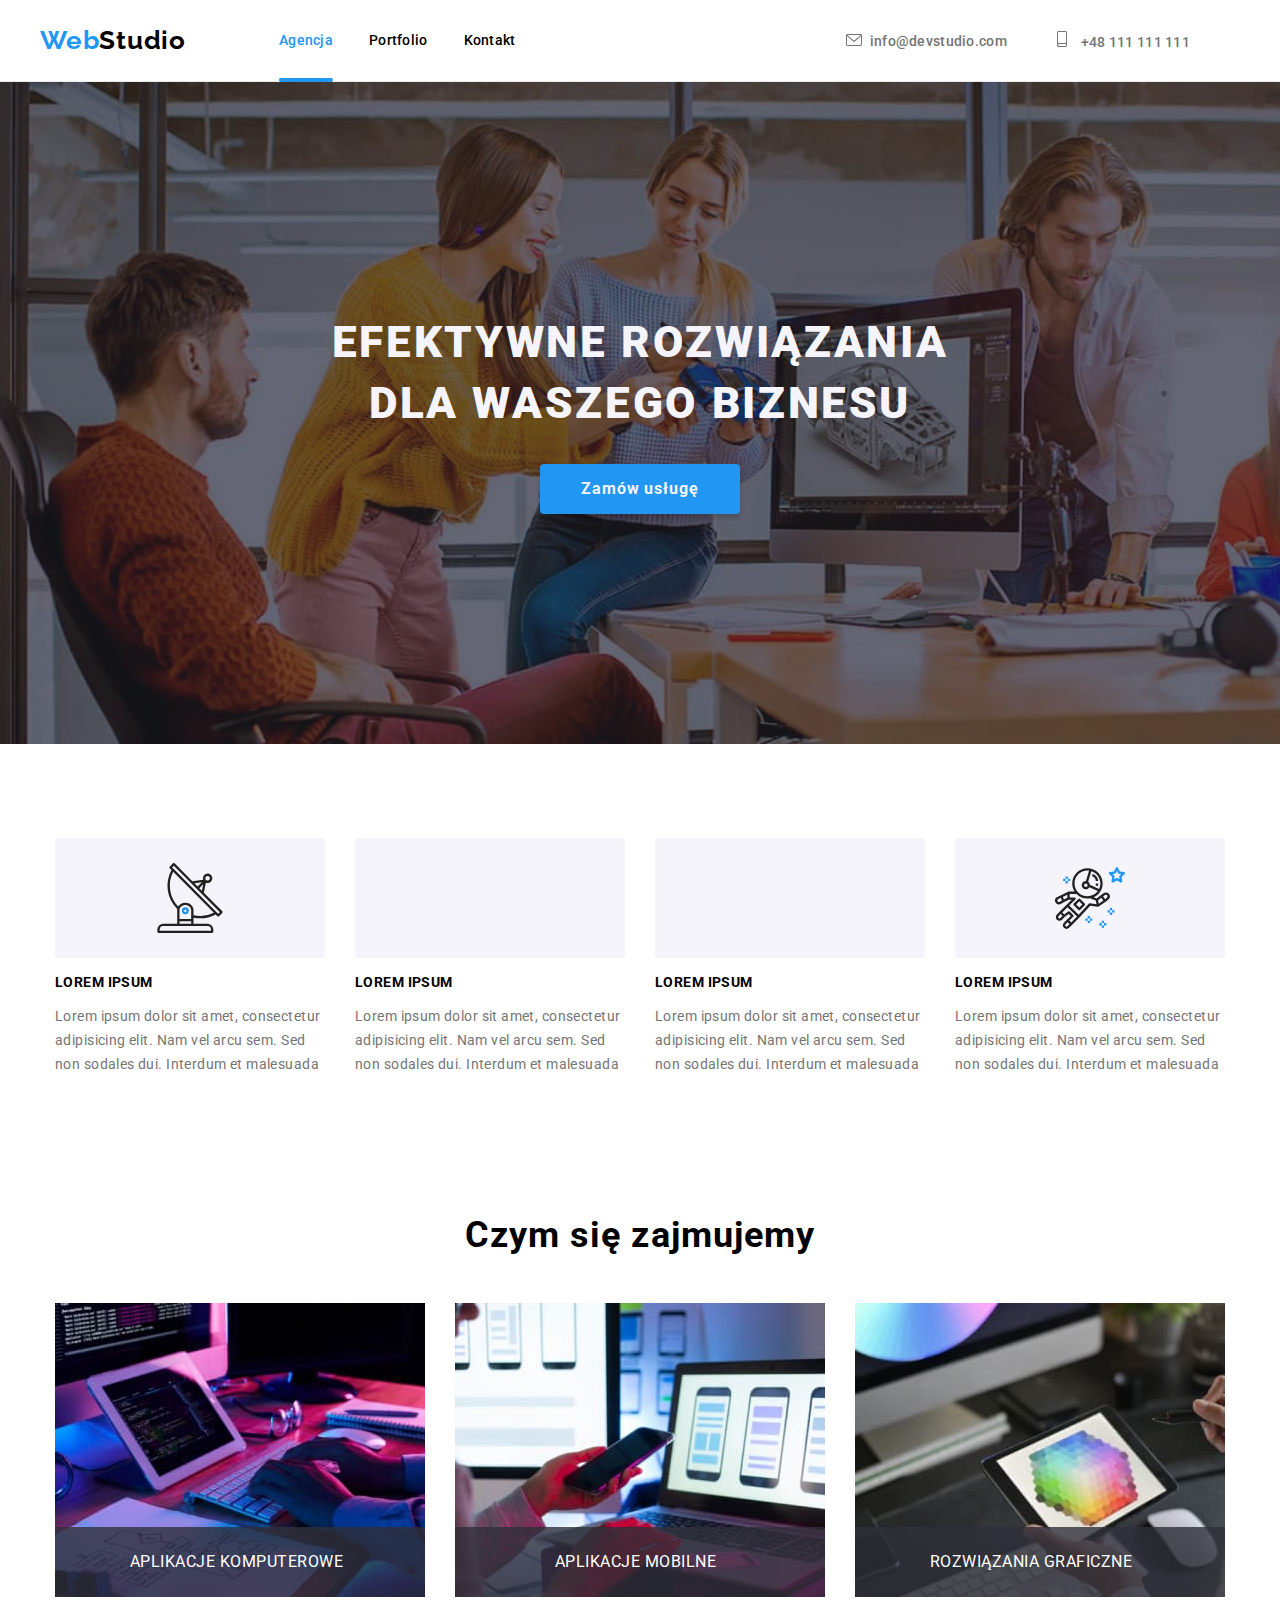
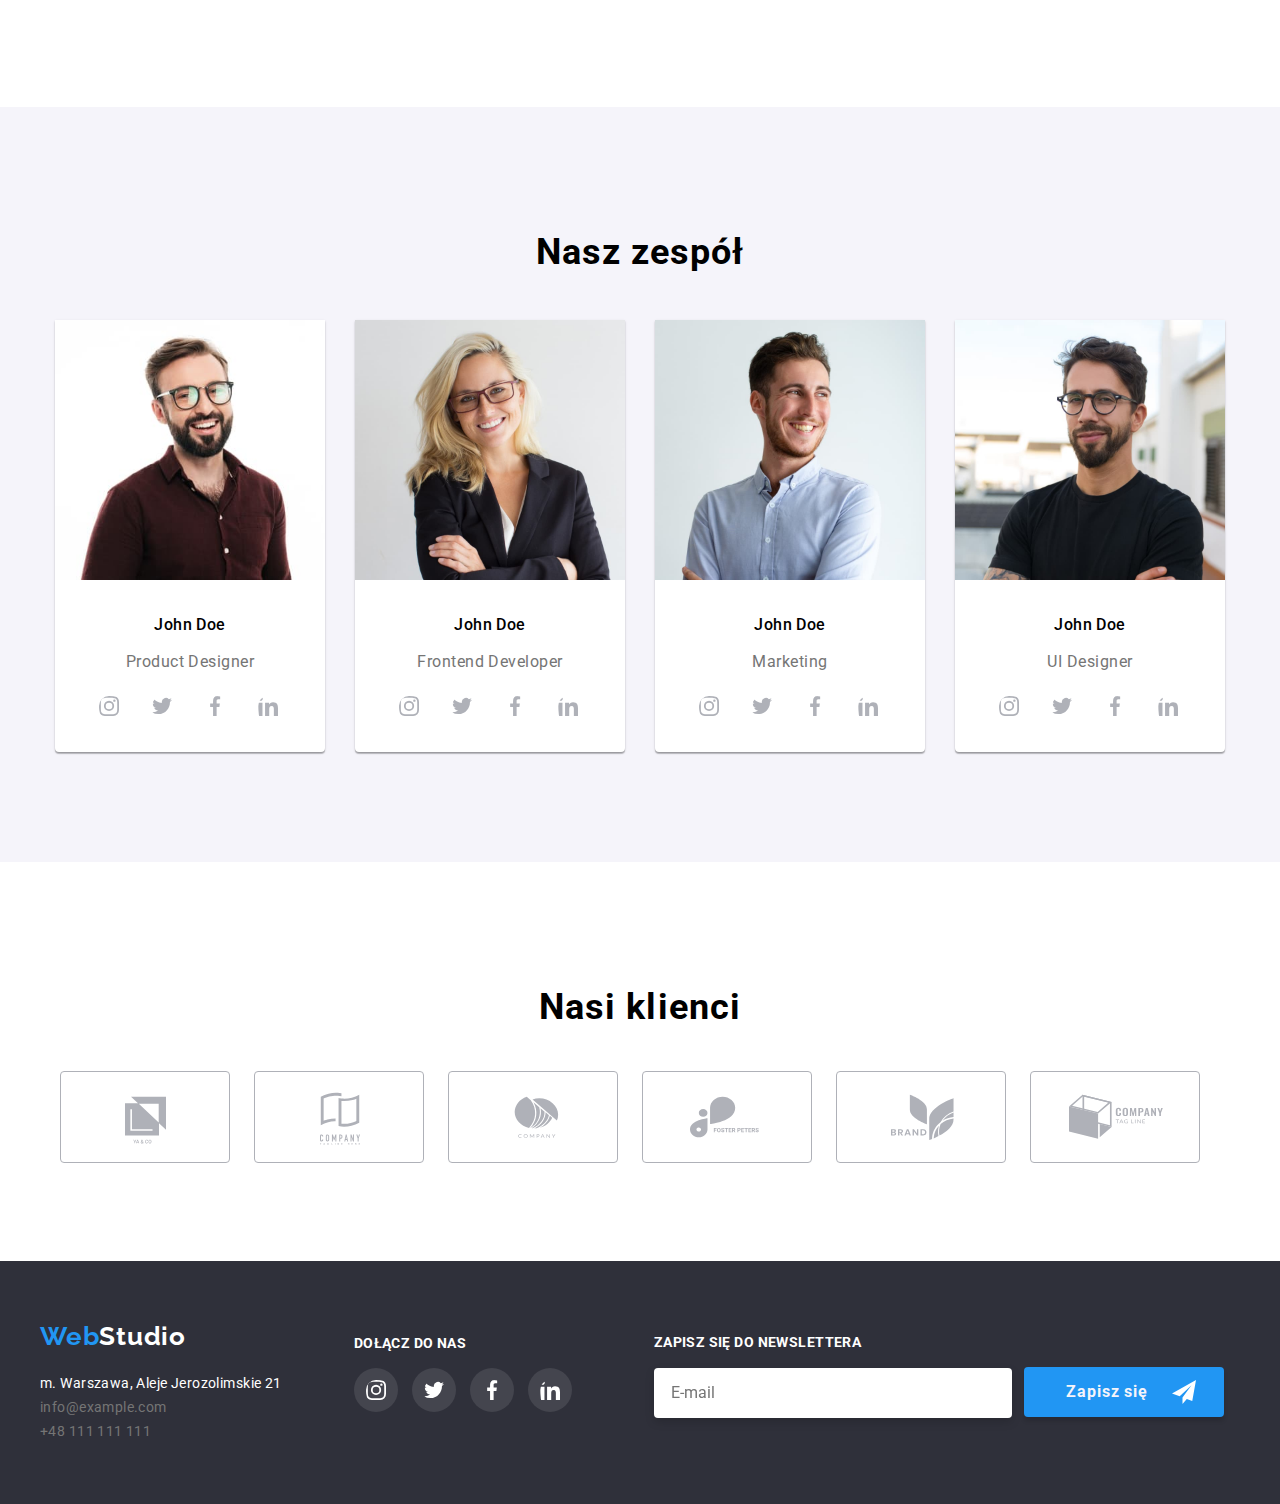
<file: index.html>
<!DOCTYPE html>
<html lang="pl">
<head>
    <meta charset="UTF-8">
    <meta http-equiv="X-UA-Compatible" content="IE=edge">
    <meta name="viewport" content="width=device-width, initial-scale=1.0">
    <title>Studio</title>
    <link rel="stylesheet" href="https://cdnjs.cloudflare.com/ajax/libs/modern-normalize/1.0.0/modern-normalize.min.css">
    <link rel="stylesheet" href="./css/styles.css">
    <link rel="preconnect" href="https://fonts.googleapis.com">
    <link rel="preconnect" href="https://fonts.gstatic.com" crossorigin> 
    <link href="https://fonts.googleapis.com/css2?family=Montserrat:wght@400;700&family=Raleway:wght@700&family=Roboto:wght@400;500;700;900&display=swap" rel="stylesheet">
</head>
<body>
    <header class="header-style">
        <div class="container-nav">
            <div class="container-nav-left">
                <a href="./index.html" class="link-studio section-header"><span class="web">Web</span><span class="studio-black">Studio</span></a>
                <nav class="navigation">
                    <a href="./index.html" class="link text-color-lightblue current-link">Agencja</a>
                    <a href="./portfolio.html" class="link">Portfolio</a>
                    <a href="#" class="link">Kontakt</a>
                </nav>
            </div>
            <div class="box-flex">
                <section class="icon-contact">
                    <svg width="20" height="12">
                        <use href="./images/icons.svg#envelope"></use>
                    </svg>
                    <a href="mailto:info@devstudio.com" class="link-second">info@devstudio.com</a>
                </section>
                <section class="icon-contact">
                    <svg width="20" height="16">
                        <use href="./images/icons.svg#smartphone"></use>
                    </svg>
                    <a href="tel:+48111111111" class="link-second">+48 111 111 111</a>
                </section>
            </div> 
        </div>
    </header>

    <main>
        <div class="darkgrey-bcg-color">
            <div class="background-img">
                <section class="section-main-heading">
                    <h1 class="main-heading">EFEKTYWNE ROZWIĄZANIA <br> DLA WASZEGO BIZNESU</h1>
                    <button type="button" class="btn" data-modal-open>Zamów usługę</button>
                </section>
            </div>
        </div>

        <div class="section">
            <section class="container box-flex">
                <article>
                    <svg width="270" height="120">
                        <use href="./images/icons.svg#antenna"></use>
                    </svg>
                    <h2 class="black-title-second">LOREM IPSUM</h2>
                    <p class="paragraph-style">
                        Lorem ipsum dolor sit amet, consectetur<br>
                        adipisicing elit. Nam vel arcu sem. Sed<br>
                        non sodales dui. Interdum et malesuada
                    </p>
                </article>

                <article>
                    <svg width="270" height="120">
                        <use href="./images/icons.svg#clock"></use>
                    </svg>
                    <h2 class="black-title-second">LOREM IPSUM</h2>
                    <p class="paragraph-style">
                        Lorem ipsum dolor sit amet, consectetur<br>
                        adipisicing elit. Nam vel arcu sem. Sed<br>
                        non sodales dui. Interdum et malesuada
                    </p>
                </article> 

                <article>
                    <svg width="270" height="120">
                        <use href="./images/icons.svg#diagram"></use>
                    </svg>
                    <h2 class="black-title-second">LOREM IPSUM</h2>
                    <p class="paragraph-style">
                        Lorem ipsum dolor sit amet, consectetur<br>
                        adipisicing elit. Nam vel arcu sem. Sed<br>
                        non sodales dui. Interdum et malesuada
                    </p>
                </article>

                <article>
                    <svg width="270" height="120">
                        <use href="./images/icons.svg#astronaut"></use>
                    </svg>
                    <h2 class="black-title-second">LOREM IPSUM</h2>
                    <p class="paragraph-style">
                        Lorem ipsum dolor sit amet, consectetur<br>
                        adipisicing elit. Nam vel arcu sem. Sed<br>
                        non sodales dui. Interdum et malesuada
                    </p>
                </article>
            </section>
        </div>

        <div class="section-second">
            <section class="container">
                <h2 class="black-title">Czym się zajmujemy</h2>
                <article class="box-flex-section-second">
                    <figure class="figure-style-third">
                        <img src="./images/img1.jpg" alt="kodowanie" width="370" height="294" class="img-margin">
                        <figcaption class="describtion">APLIKACJE KOMPUTEROWE</figcaption>
                    </figure>
                    <figure class="figure-style-third">
                        <img src="./images/img2.jpg" alt="synchronizacja telefonu z laptopem" width="370" height="294" class="img-margin">
                        <figcaption class="describtion-second">APLIKACJE MOBILNE</figcaption>
                    </figure>
                    <figure class="figure-style-third">
                        <img src="./images/img3.jpg" alt="tworzenie designów na tablecie" width="370" height="294">
                        <figcaption class="describtion">ROZWIĄZANIA GRAFICZNE</figcaption>
                    </figure>
                </article>
            </section>
        </div>

        <div class="section-third">
            <section class="container">
                <h2 class="black-title">Nasz zespół</h2>
                <article class="box-flex">
                    <figure class="figure-style">
                        <img src="./images/img4.jpg" alt="John Doe - Product Designer" width="270" height="260">
                        <figcaption><span class="img-title">John Doe</span> <br> <span class="img-describtion">Product Designer</span></figcaption>
                        <svg class="icon-social-links margin-left" width="44" height="44">
                            <use href="./images/icons.svg#instagram"></use>
                        </svg>
                        <svg class="icon-social-links" width="44" height="44">
                            <use href="./images/icons.svg#twitter"></use>
                        </svg>
                        <svg class="icon-social-links" width="44" height="44">
                            <use href="./images/icons.svg#facebook"></use>
                        </svg>
                        <svg class="icon-social-links" width="44" height="44">
                            <use href="./images/icons.svg#linkedin"></use>
                        </svg>
                    </figure>
                    <figure class="figure-style">
                        <img src="./images/img5.jpg" alt="John Doe - Product Designer" width="270" height="260">
                        <figcaption><span class="img-title">John Doe</span> <br> <span class="img-describtion">Frontend Developer</span></figcaption>
                        <svg class="icon-social-links margin-left" width="44" height="44">
                            <use href="./images/icons.svg#instagram"></use>
                        </svg>
                        <svg class="icon-social-links" width="44" height="44">
                            <use href="./images/icons.svg#twitter"></use>
                        </svg>
                        <svg class="icon-social-links" width="44" height="44">
                            <use href="./images/icons.svg#facebook"></use>
                        </svg>
                        <svg class="icon-social-links" width="44" height="44">
                            <use href="./images/icons.svg#linkedin"></use>
                        </svg>
                    </figure>
                    <figure class="figure-style">
                        <img src="./images/img6.jpg" alt="John Doe - Product Designer" width="270" height="260">
                        <figcaption><span class="img-title">John Doe</span> <br> <span class="img-describtion">Marketing</span></figcaption>
                        <svg class="icon-social-links margin-left" width="44" height="44">
                            <use href="./images/icons.svg#instagram"></use>
                        </svg>
                        <svg class="icon-social-links" width="44" height="44">
                            <use href="./images/icons.svg#twitter"></use>
                        </svg>
                        <svg class="icon-social-links" width="44" height="44">
                            <use href="./images/icons.svg#facebook"></use>
                        </svg>
                        <svg class="icon-social-links" width="44" height="44">
                            <use href="./images/icons.svg#linkedin"></use>
                        </svg>
                    </figure>
                    <figure class="figure-style">
                        <img src="./images/img7.jpg" alt="John Doe - Product Designer" width="270" height="260">
                        <figcaption><span class="img-title">John Doe</span> <br> <span class="img-describtion">UI Designer</span></figcaption>
                        <svg class="icon-social-links margin-left" width="44" height="44">
                            <use href="./images/icons.svg#instagram"></use>
                        </svg>
                        <svg class="icon-social-links" width="44" height="44">
                            <use href="./images/icons.svg#twitter"></use>
                        </svg>
                        <svg class="icon-social-links" width="44" height="44">
                            <use href="./images/icons.svg#facebook"></use>
                        </svg>
                        <svg class="icon-social-links" width="44" height="44">
                            <use href="./images/icons.svg#linkedin"></use>
                        </svg>
                    </figure>
                </article>
            </section>
        </div>

        <div class="section-second">
            <section class="container">
                <h2 class="black-title">Nasi klienci</h2>
                <svg class="icon-company" width="170" height="92">
                    <use href="./images/icons.svg#company"></use>
                </svg>
                <svg class="icon-company" width="170" height="92">
                    <use href="./images/icons.svg#company1"></use>
                </svg>
                <svg class="icon-company" width="170" height="92">
                    <use href="./images/icons.svg#company2"></use>
                </svg>
                <svg class="icon-company" width="170" height="92">
                    <use href="./images/icons.svg#company3"></use>
                </svg>
                <svg class="icon-company" width="170" height="92">
                    <use href="./images/icons.svg#company4"></use>
                </svg>
                <svg class="icon-company" width="170" height="92">
                    <use href="./images/icons.svg#company5"></use>
                </svg>
            </section>
        </div>
    </main>

    <footer class="footer-style">
        <div class="section-footer">
            <div>
                <a href="./index.html" class="link-studio"><span class="web">Web</span><span class="studio-white">Studio</span></a>
                <address class="address-style">
                    <span class="street">m. Warszawa, Aleje Jerozolimskie 21</span>
                    <a href="mailto:info@example.com" class="link-third">info@example.com</a>
                    <a href="tel:+48111111111" class="link-third">+48 111 111 111</a>
                </address>
            </div>
            <section class="social-links">
                <p class="paragraph-style-social-links">DOŁĄCZ DO NAS</p>
                <svg class="icon-social-links-second" width="44" height="44">
                    <use href="./images/icons.svg#instagram"></use>
                </svg>
                <svg class="icon-social-links-second" width="44" height="44">
                    <use href="./images/icons.svg#twitter"></use>
                </svg>
                <svg class="icon-social-links-second" width="44" height="44">
                    <use href="./images/icons.svg#facebook"></use>
                </svg>
                <svg class="icon-social-links-second" width="44" height="44">
                    <use href="./images/icons.svg#linkedin"></use>
                </svg>
            </section>
            <div class="form-section">
                <form class="form-footer-section">
                    <label>
                        <span class="paragraph-style-social-links">ZAPISZ SIĘ DO NEWSLETTERA</span>
                        <input type="email" name="email" placeholder="E-mail" class="box-flex footer-input">
                    </label>
                    <div>
                        <button type="submit" class="btn-footer">Zapisz się 
                            <svg class="icon-send" width="24" height="24">
                                <use href="./images/icons.svg#icon-send"></use>
                            </svg>
                        </button>
                    </div>
                </form>
            </div>
        </div>
    </footer>

    <div class="backdrop is-hidden" data-modal>
        <div class="animate modal">
            <button type="button" class="close-btn" data-modal-close>X</button>
            <h3 class="modal-title">Zostaw swoje dane w formularzu poniżej</h3>
            <form class="modal-form">
                <label class="form-active">
                    <span class="modal-label">Imie</span>
                    <input type="text" name="name" class="modal-input">
                    <svg class="modal-icon-first" width="20" height="20">
                        <use href="./images/icons.svg#person-black"></use>
                    </svg>
                </label>
                <label class="form-active">
                    <span class="modal-label">Telefon</span>
                    <input type="text" name="phone-number" class="modal-input">
                    <svg class="modal-icon-second" width="20" height="25">
                        <use href="./images/icons.svg#phone-black"></use>
                    </svg>
                </label>
                <label class="form-active">
                    <span class="modal-label">Email</span>
                    <input type="email" name="email" class="modal-input">
                    <svg class="modal-icon-third" width="20" height="20">
                        <use href="./images/icons.svg#email"></use>
                    </svg>
                </label>
                
                <label class="form-active">
                    <span class="modal-label">Komentarz</span>
                    <textarea name="feedback" placeholder="Wprowadź tekst" class="modal-textarea"></textarea>
                </label>

                <label class="modal-box-flex">
                    <input type="checkbox" name="regulations" value="regulations" class="icon-checked">
                    <p class="statute">Oświadczam iż akceptuję <span class="statute-style">Regulamin</span> i <span class="statute-style">Politykę Prywatności</span></p>
                </label>

                <button type="submit" class="btn">Wyślij</button>
            </form>
        </div>
    </div>

    <script src="./modal.js"></script>
</body>
</html>
</file>
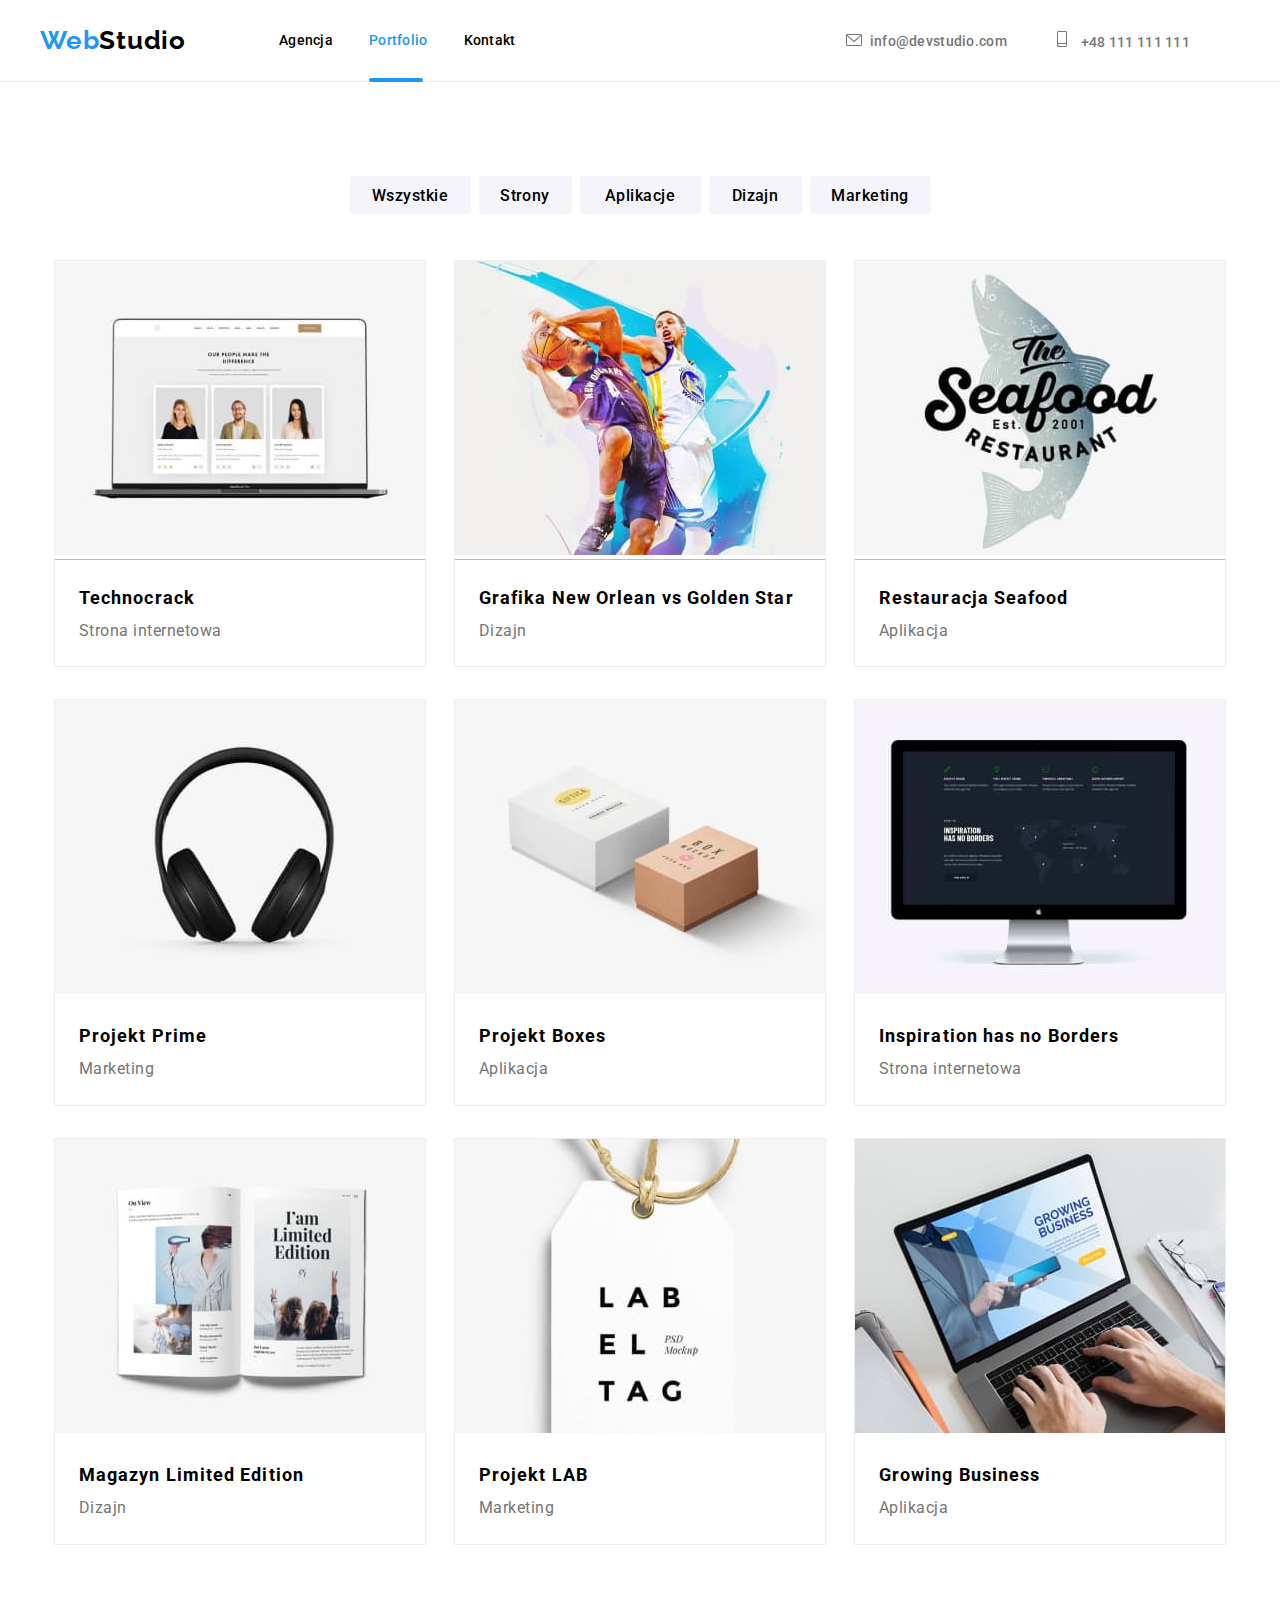
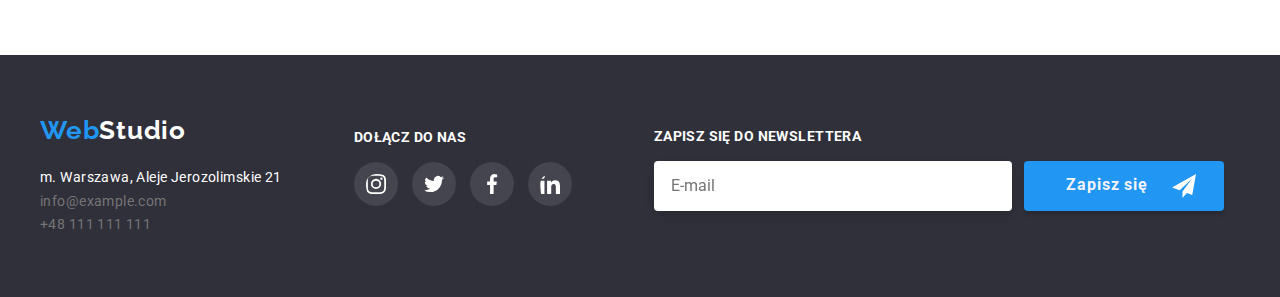
<file: portfolio.html>
<!DOCTYPE html>
<html lang="pl">
<head>
    <meta charset="UTF-8">
    <meta http-equiv="X-UA-Compatible" content="IE=edge">
    <meta name="viewport" content="width=device-width, initial-scale=1.0">
    <title>Portfolio</title>
    <link rel="stylesheet" href="https://cdnjs.cloudflare.com/ajax/libs/modern-normalize/1.0.0/modern-normalize.min.css">
    <link rel="stylesheet" href="./css/styles.css">
    <link rel="preconnect" href="https://fonts.googleapis.com">
    <link rel="preconnect" href="https://fonts.gstatic.com" crossorigin> 
    <link href="https://fonts.googleapis.com/css2?family=Montserrat:wght@400;700&family=Raleway:wght@700&family=Roboto:wght@400;500;700;900&display=swap" rel="stylesheet">
</head>
<body>
    <header class="header-style">
        <div class="container-nav">
            <div class="container-nav-left">
                <a href="./index.html" class="link-studio section-header"><span class="web">Web</span><span class="studio-black">Studio</span></a>
                <nav class="navigation">
                    <a href="./index.html" class="link">Agencja</a>
                    <a href="./portfolio.html" class="link text-color-lightblue current-link">Portfolio</a>
                    <a href="#" class="link">Kontakt</a>
                </nav>
            </div>
            <div class="box-flex">
                <section class="icon-contact">
                    <svg width="20" height="12">
                        <use href="./images/icons.svg#envelope"></use>
                    </svg>
                    <a href="mailto:info@devstudio.com" class="link-second">info@devstudio.com</a>
                </section>
                <section class="icon-contact">
                    <svg width="20" height="16">
                        <use href="./images/icons.svg#smartphone"></use>
                    </svg>
                    <a href="tel:+48111111111" class="link-second">+48 111 111 111</a>
                </section>
            </div>
        </div>
    </header>

    <main>
        <div class="box-flex">
            <nav class="container-nav-second">
                <button type="button" class="btn-second btn-margin">Wszystkie</button>
                <button type="button" class="btn-third btn-margin">Strony</button>
                <button type="button" class="btn-second btn-margin">Aplikacje</button>
                <button type="button" class="btn-third btn-margin">Dizajn</button>
                <button type="button" class="btn-second">Marketing</button>
            </nav>
        </div>

        <div class="section-fourth">
            <section class="images-mash">
                <figure class="figure-style-second">
                    <div class="overlay">
                        <div class="overlay-second">
                            <p>Technocrack jest popularną platformą wykorzystywaną do rozpowrzechniania koronawirusa. Firmy wykorzystują tę platformę do celów szpiegowskich i ataków na niezabezpieczone serwery konkurencji</p>
                        </div>
                        <img src="./images/img2-1.jpg" alt="Technocrack" width="370" height="294">
                    </div>
                    <figcaption><span class="img-title-second">Technocrack</span> <br> <span class="img-describtion-second">Strona internetowa</span></figcaption>
                </figure>
                <figure class="figure-style-second">
                    <div class="overlay">
                        <div class="overlay-second">
                            <p>Technocrack jest popularną platformą wykorzystywaną do rozpowrzechniania koronawirusa. Firmy wykorzystują tę platformę do celów szpiegowskich i ataków na niezabezpieczone serwery konkurencji</p>
                        </div>
                        <img src="./images/img2-2.jpg" alt="Grafika New Orlean vs Golden Star" width="370" height="294">
                    </div>
                    <figcaption><span class="img-title-second">Grafika New Orlean vs Golden Star</span> <br> <span class="img-describtion-second">Dizajn</span></figcaption>
                </figure>
                <figure class="figure-style-second">
                    <div class="overlay">
                        <div class="overlay-second">
                            <p>Technocrack jest popularną platformą wykorzystywaną do rozpowrzechniania koronawirusa. Firmy wykorzystują tę platformę do celów szpiegowskich i ataków na niezabezpieczone serwery konkurencji</p>
                        </div>
                        <img src="./images/img2-3.jpg" alt="Restauracja Seafood" width="370" height="294">
                    </div>
                    <figcaption><span class="img-title-second">Restauracja Seafood</span> <br> <span class="img-describtion-second">Aplikacja</span></figcaption>
                </figure>
                <figure class="figure-style-second">
                    <div class="overlay">
                        <div class="overlay-second">
                            <p>Technocrack jest popularną platformą wykorzystywaną do rozpowrzechniania koronawirusa. Firmy wykorzystują tę platformę do celów szpiegowskich i ataków na niezabezpieczone serwery konkurencji</p>
                        </div>
                        <img src="./images/img2-4.jpg" alt="Projekt Prime" width="370" height="294">
                    </div>
                    <figcaption><span class="img-title-second">Projekt Prime</span> <br> <span class="img-describtion-second">Marketing</span></figcaption>
                </figure>
                <figure class="figure-style-second">
                    <div class="overlay">
                        <div class="overlay-second">
                            <p>Technocrack jest popularną platformą wykorzystywaną do rozpowrzechniania koronawirusa. Firmy wykorzystują tę platformę do celów szpiegowskich i ataków na niezabezpieczone serwery konkurencji</p>
                        </div>
                        <img src="./images/img2-5.jpg" alt="Projekt Boxes" width="370" height="294">
                    </div>
                    <figcaption><span class="img-title-second">Projekt Boxes</span> <br> <span class="img-describtion-second">Aplikacja</span></figcaption>
                </figure>
                <figure class="figure-style-second">
                    <div class="overlay">
                        <div class="overlay-second">
                            <p>Technocrack jest popularną platformą wykorzystywaną do rozpowrzechniania koronawirusa. Firmy wykorzystują tę platformę do celów szpiegowskich i ataków na niezabezpieczone serwery konkurencji</p>
                        </div>
                        <img src="./images/img2-6.jpg" alt="Inspiration has no Borders" width="370" height="294">
                    </div>
                    <figcaption><span class="img-title-second">Inspiration has no Borders</span> <br> <span class="img-describtion-second">Strona internetowa</span></figcaption>
                </figure>
                <figure class="figure-style-second">
                    <div class="overlay">
                        <div class="overlay-second">
                            <p>Technocrack jest popularną platformą wykorzystywaną do rozpowrzechniania koronawirusa. Firmy wykorzystują tę platformę do celów szpiegowskich i ataków na niezabezpieczone serwery konkurencji</p>
                        </div>
                        <img src="./images/img2-7.jpg" alt="Magazyn Limited Edition" width="370" height="294">
                    </div>
                    <figcaption><span class="img-title-second">Magazyn Limited Edition</span> <br> <span class="img-describtion-second">Dizajn</span></figcaption>
                </figure>
                <figure class="figure-style-second">
                    <div class="overlay">
                        <div class="overlay-second">
                            <p>Technocrack jest popularną platformą wykorzystywaną do rozpowrzechniania koronawirusa. Firmy wykorzystują tę platformę do celów szpiegowskich i ataków na niezabezpieczone serwery konkurencji</p>
                        </div>
                        <img src="./images/img2-8.jpg" alt="Projekt LAB" width="370" height="294">
                    </div>
                    <figcaption><span class="img-title-second">Projekt LAB</span> <br> <span class="img-describtion-second">Marketing</span></figcaption>
                </figure>
                <figure class="figure-style-second">
                    <div class="overlay">
                        <div class="overlay-second">
                            <p>Technocrack jest popularną platformą wykorzystywaną do rozpowrzechniania koronawirusa. Firmy wykorzystują tę platformę do celów szpiegowskich i ataków na niezabezpieczone serwery konkurencji</p>
                        </div>
                        <img src="./images/img2-9.jpg" alt="Growing Business" width="370" height="294">
                    </div>
                    <figcaption><span class="img-title-second">Growing Business</span> <br> <span class="img-describtion-second">Aplikacja</span></figcaption>
                </figure>
            </section>
        </div>
    </main>

    <footer class="footer-style">
        <div class="section-footer">
            <div>
                <a href="./index.html" class="link-studio"><span class="web">Web</span><span class="studio-white">Studio</span></a>
                <address class="address-style">
                    <span class="street">m. Warszawa, Aleje Jerozolimskie 21</span>
                    <a href="mailto:info@example.com" class="link-third">info@example.com</a>
                    <a href="tel:+48111111111" class="link-third">+48 111 111 111</a>
                </address>
            </div>
            <section class="social-links">
                <p class="paragraph-style-social-links">DOŁĄCZ DO NAS</p>
                <svg class="icon-social-links-second" width="44" height="44">
                    <use href="./images/icons.svg#instagram"></use>
                </svg>
                <svg class="icon-social-links-second" width="44" height="44">
                    <use href="./images/icons.svg#twitter"></use>
                </svg>
                <svg class="icon-social-links-second" width="44" height="44">
                    <use href="./images/icons.svg#facebook"></use>
                </svg>
                <svg class="icon-social-links-second" width="44" height="44">
                    <use href="./images/icons.svg#linkedin"></use>
                </svg>
            </section>
            <div class="form-section">
                <form class="form-footer-section">
                    <label>
                        <span class="paragraph-style-social-links">ZAPISZ SIĘ DO NEWSLETTERA</span>
                        <input type="email" name="email" placeholder="E-mail" class="box-flex footer-input">
                    </label>
                    <div>
                        <button type="submit" class="btn-footer">Zapisz się 
                            <svg class="icon-send" width="24" height="24">
                                <use href="./images/icons.svg#icon-send"></use>
                            </svg>
                        </button>
                    </div>
                </form>
            </div>
        </div>
    </footer>
</body>
</html>
</file>
<file: css/styles.css>
*{
    box-sizing: border-box;
    margin-left: 0;
    margin-right: 0;
}

body{
    font-family: 'Roboto', 'Raleway', 'Montserrat', sans-serif;
    color: var(--text-color-main);
}

:root{
    --text-color-black: black;
    --text-color-main: #757575;
    --text-color-white: white;
    --background-color-darkgrey: #2F303A; 
    --background-color-lightgrey: #F5F4FA;
    --hover-color: #2196F3;
    --hover-second-color: #1586dd;
    --border-color-lightgrey: #ECECEC;
    --border-color-lightgrey-second: #EEEEEE;
    --border-color-transparent: transparent;
}

.box-flex{
    display: flex;
    justify-content: space-around;
    align-items: center;
}

.box-flex-section-second{
    display: flex;
    justify-content: center;
    align-items: center;
}

.container{
    width: 1200px;
}

.container-nav{
    display: flex;
    justify-content: space-between;
    align-items: center;
    width: 1200px;
}

.container-nav-second{
    display: flex;
    justify-content: center;
    align-items: center;
    width: 1200px;
}

.container-nav-left{
    display: flex;
    align-items: center;
}

.header-style{
    display: flex;
    justify-content: space-around;
    align-items: center;
    border-bottom: 1px solid var(--border-color-lightgrey);
    border-top: 1px solid var(--border-color-transparent);
    border-left: 1px solid var(--border-color-transparent);
    border-right: 1px solid var(--border-color-transparent);
    background-clip: border-box;
}

.footer-style{
    display: flex;
    justify-content: space-around;
    align-items: center;
    background-color: var(--background-color-darkgrey);
}

.web{
    color: var(--hover-color);
}

.studio-white{
    color: var(--text-color-white);
}

.studio-black{
    color: var(--text-color-black);
}

.address-style{
    display: flex;
    flex-direction: column;
    padding-top: 20px;
}

.street{
    color: var(--text-color-white);
    font-size: 14px;
    line-height: 1.7;
    font-style: normal;
    letter-spacing: 0.03em;
}

.section-header{
    padding-top: 24px;
    padding-bottom: 25px;
}

.section-footer{
    padding-top: 60px;
    padding-bottom: 60px;
    width: 1200px;
    display: inline-flex;
}

.section{
    display: flex;
    justify-content: space-around;
    align-items: center;
    padding-top: 94px;
}

.section-second{
    display: flex;
    justify-content: space-around;
    align-items: center;
    padding-top: 94px;
    padding-bottom: 94px;
}

.section-third{
    display: flex;
    justify-content: space-around;
    align-items: center;
    padding-top: 94px;
    padding-bottom: 94px;
    background-color: var(--background-color-lightgrey);
}

.section-fourth{
    display: flex;
    justify-content: space-around;
    align-items: center;
    padding-bottom: 94px;
}

.section-main-heading{
    padding-top: 200px;
    padding-bottom: 230px;
}

.darkgrey-bcg-color{
    background-color: var(--background-color-darkgrey);
}

.background-img{
    background-image: linear-gradient( 0deg, rgba(47, 48, 58, 0.4) 0%, rgba(47, 48, 58, 0.4) 100% ), url("../images/img4-1.jpg");
    background-size: cover;
    background-repeat: no-repeat;
    max-width: 1600px;
    margin: 0 auto;
}

.main-heading{
    font-size: 44px;
    font-weight: 900;
    line-height: 1.4;
    color: var(--background-color-lightgrey);
    text-align: center;
    letter-spacing: 0.06em;
    text-transform: uppercase;
}

.navigation{
    margin-left: 77px;
}

.link{
    display: inline-flex;
    color: var(--text-color-black);
    font-size: 14px;
    line-height: 1.4;
    font-weight: 500;
    text-decoration: none;
    letter-spacing: 0.02em;
    padding: 12px;
    margin: 0 4px;
    transition: 250ms;
    transition-timing-function: cubic-bezier(0.4, 0, 0.2, 1);
}

.current-link{
    position: relative;
}

.link:hover{
    color: var(--hover-color);
}

.link-second{
    color: var( --text-color-main);
    font-size: 14px;
    line-height: 1.1;
    font-weight: 500;
    text-decoration: none;
    letter-spacing: 0.02em;
    padding-right: 50px;
}

.link-third{
    color: var( --text-color-main);
    font-size: 14px;
    line-height: 1.7;
    text-decoration: none;
    font-style: normal;
    letter-spacing: 0.03em;
}

.link-studio{
    font-size: 26px;
    line-height: 1.2;
    font-weight: 700;
    text-decoration: none;
    letter-spacing: 0.03em;
    font-family: 'Raleway', sans-serif;
    letter-spacing: 0.03em;
}

.images-mash{
    width: 1200px;
    display: flex;
    justify-content: space-around;
    align-items: center;
    flex-wrap: wrap;
}

.btn{
    background-color: var(--hover-color);
    color: var(--background-color-lightgrey);
    font-size: 16px;
    font-weight: 700;
    line-height: 1.9;
    cursor: pointer;
    border: none;
    border-radius: 4px;
    align-items: center;
    text-align: center;
    letter-spacing: 0.06em;
    display: block;
    margin: 0 auto;
    width: 200px;
    height: 50px;
    box-shadow: 0px 4px 4px rgba(0, 0, 0, 0.15);
    transition: 250ms;
    transition-timing-function: cubic-bezier(0.4, 0, 0.2, 1);
}

.btn:hover{
    background-color: var(--hover-second-color);
}

.btn-second{
    background-color: var(--background-color-lightgrey);
    color: var(--text-color-black);
    font-size: 16px;
    line-height: 1.2;
    border: none;
    border-radius: 4px;
    font-weight: 500;
    cursor: pointer;
    text-align: center;
    letter-spacing: 0.03em;
    width: 121px;
    height: 38px;
    margin-top: 94px;
    margin-bottom: 30px;
}

.btn-third{
    background-color: var(--background-color-lightgrey);
    color: var(--text-color-black);
    font-size: 16px;
    line-height: 1.2;
    border: none;
    border-radius: 4px;
    font-weight: 500;
    cursor: pointer;
    text-align: center;
    letter-spacing: 0.03em;
    width: 93px;
    height: 38px;
    margin-top: 94px;
    margin-bottom: 30px;
}

.btn-margin{
    margin-right: 8px;
}

.btn-second:hover, .btn-third:hover, .btn-second:focus, .btn-third:focus{
    color: var(--text-color-white);
    background-color: var(--hover-color);
    box-shadow: 0px 4px 4px rgba(0, 0, 0, 0.15);
    transition: 250ms;
    transition-timing-function: cubic-bezier(0.4, 0, 0.2, 1);
}

.img-margin{
    margin-right: 30px;
}

.img-title{
    display: block;
    margin: 0 auto;
    padding-top: 30px;
    color: var(--text-color-black);
    font-size: 16px;
    font-weight: 500;
    line-height: 1.2;
    text-align: center;
    letter-spacing: 0.03em;
}

.img-title-second{
    display: inline-block;
    margin: 0 auto;
    padding-top: 20px;
    padding-left: 24px;
    font-size: 18px;
    color: var(--text-color-black);
    line-height: 2;
    font-weight: 700;
    letter-spacing: 0.06em;
}

.img-describtion{
    display: block;
    margin: 0 auto;
    font-size: 16px;
    line-height: 1.2;
    text-align: center;
    letter-spacing: 0.03em;
}

.img-describtion-second{
    font-size: 16px;
    line-height: 1.9;
    letter-spacing: 0.03em;
    padding-left: 24px;
}

.black-title{
    color: var(--text-color-black);
    font-size: 36px;
    line-height: 1.2;
    text-align: center;
    letter-spacing: 0.03em;
}

.black-title-second{
    color: var(--text-color-black);
    font-size: 14px;
    line-height: 1.2;
    letter-spacing: 0.03em;
    text-transform: uppercase;
}

.paragraph-style{
    font-size: 14px;
    line-height: 1.7;
    letter-spacing: 0.03em;
}

.paragraph-style-social-links{
    font-weight: 700;
    font-size: 14px;
    line-height: 16px;
    letter-spacing: 0.03em;
    text-transform: uppercase;
    color: var(--text-color-white);
}   

.figure-style{
    background-color: var(--text-color-white);
    box-shadow: 0px 1px 3px rgba(0, 0, 0, 0.12), 0px 1px 1px rgba(0, 0, 0, 0.14), 0px 2px 1px rgba(0, 0, 0, 0.2);
    border-radius: 0px 0px 4px 4px;
    padding-bottom: 20px;
}

.figure-style-second{
    background-color: var(--text-color-white);
    border: 1px solid var(--border-color-lightgrey-second);
    padding-bottom: 20px;
    transition: 250ms;
    transition-timing-function: cubic-bezier(0.4, 0, 0.2, 1);
}

.overlay{
    position: relative;
    overflow: hidden;
}

.overlay-second{
    position: absolute;
    width: 100%;
    height: 100%;
    background: rgba(33, 150, 243, 0.9);

    transform: translatey(100%);
    transition: transform 1000ms ease;
}

.overlay-second > p{
    font-size: 18px;
    line-height: 28px;
    letter-spacing: 0.03em;
    color: var(--text-color-white);
    padding: 49px 45px 49px 24px;
    margin: 0;
}

.figure-style-second:hover{
    cursor: pointer;
    box-shadow: 0px 1px 1px rgba(0, 0, 0, 0.12), 0px 4px 4px rgba(0, 0, 0, 0.06), 1px 4px 6px rgba(0, 0, 0, 0.16);
}

.figure-style-second:hover .overlay-second{
    transform: translatey(0);
}

.text-color-lightblue{
    color: var(--hover-color);
}

.icon-contact{
    fill: var(--text-color-main);
}

.icon-contact:hover{
    cursor: pointer;
    fill: var(--hover-color);
    transition: 250ms;
    transition-timing-function: cubic-bezier(0.4, 0, 0.2, 1);
}

.icon-contact:hover .link-second{
    color: var(--hover-color);
    transition: 250ms;
    transition-timing-function: cubic-bezier(0.4, 0, 0.2, 1);
}

.icon-social-links{
    padding-left: 12px;
    padding-top: 12px;
    margin-left: 5px;
    margin-top: 12px;
    border-radius: 50%;
    fill: #AFB1B8;
    transition: 250ms;
    transition-timing-function: cubic-bezier(0.4, 0, 0.2, 1);
}

.icon-social-links:hover{
    fill: var(--text-color-white);
    background-color: var(--hover-color);
    cursor: pointer;
}

.icon-social-links-second{
    fill: var(--text-color-white);
    margin-top: 3px;
    margin-right: 10px;
    padding-top: 12px;
    padding-left: 12px;
    border-radius: 50%;
    background: rgba(255, 255, 255, 0.1);
    transition: 250ms;
    transition-timing-function: cubic-bezier(0.4, 0, 0.2, 1);
}

.icon-social-links-second:hover{
    background-color: var(--hover-color);
    cursor: pointer;  
}

.margin-left{
    margin-left: 32px;
}

.social-links{
    margin-left: 72px;
}

.icon-company{
    border: 1px solid #AFB1B8;
    border-radius: 4px;
    fill: #AFB1B8;
    background-color: var(--text-color-white);
    margin-left: 20px;
    margin-top: 12px;
    transition: 250ms;
    transition-timing-function: cubic-bezier(0.4, 0, 0.2, 1);
}

.icon-company:hover{
    cursor: pointer;
    fill: var(--hover-color);
    border-color: var(--hover-color);
}

.describtion{
    display: inline-flex;
    position: absolute;
    background: rgba(47, 48, 58, 0.8);
    color: var(--text-color-white);
    width: 370px;
    height: 70px;
    margin-top: 224px;
    text-transform: uppercase;
    letter-spacing: 0.03em;
    padding: 26px 75px;
}

.describtion-second{
    display: inline-flex;
    position: absolute;
    background: rgba(47, 48, 58, 0.8);
    color: var(--text-color-white);
    width: 370px;
    height: 70px;
    margin-top: 224px;
    text-transform: uppercase;
    letter-spacing: 0.03em;
    padding: 26px 100px;
}

.figure-style-third{
    display: inline-flex;
}

.current-link::after{
    position: absolute;
    top: 59px;
    content: '';
    border-radius: 2px;
    width: 54px;
    height: 4px;
    background-color: var(--hover-color);
}

.backdrop{
    position: fixed;
    left: 0;
    top: 0;
    width: 100%;
    height: 100%;
    background-color: rgba(0,0,0,0.5);
}

.modal{
    position: absolute;
    top: 50%;
    left: 50%;
    transform: translate(-50%, -50%);
    width: 528px;
    min-height: 581px;
    background-color: var(--text-color-white);
}

.close-btn{
    position: absolute;
    top: 8px;
    right: 8px;
    width: 30px;
    height: 30px;
    background-color: var(--text-color-white);
    border: 1px solid rgba(0,0,0,0.1);
    border-radius: 50%;
    cursor: pointer;
    transition: 250ms;
    transition-timing-function: cubic-bezier(0.4, 0, 0.2, 1);
}

.close-btn:hover, .close-btn:focus{
    background-color: var(--hover-color);
    box-shadow: 0px 4px 4px rgba(0, 0, 0, 0.15);
}

.is-hidden{
    opacity: 0;
    visibility: hidden;
    pointer-events: none;
}

.footer-input{
    width: 358px;
    height: 50px;
    left: 815px;
    top: 2787px;
    border: 1px solid rgba(255, 255, 255, 0.3);
    filter: drop-shadow(0px 4px 4px rgba(0, 0, 0, 0.15));
    border-radius: 4px;
    padding-left: 16px;
    margin-top: 16px;
}

.form-section{
    margin-left: 72px;
    margin-top: 12px;
}

.modal-title{
    margin-top: 40px;
    font-weight: 700;
    font-size: 20px;
    line-height: 23px;
    text-align: center;
    letter-spacing: 0.03em;
    color: #212121;
}

.modal-form{
    margin-top: 12px;
    margin-left: 40px;
    margin-right: 40px;
}

.btn-footer{
    background-color: var(--hover-color);
    color: var(--background-color-lightgrey);
    font-size: 16px;
    font-weight: 700;
    line-height: 1.9;
    cursor: pointer;
    border: none;
    border-radius: 4px;
    letter-spacing: 0.06em;
    display: flex;
    align-items: center;
    padding-left: 42px;
    margin: 0 auto;
    width: 200px;
    height: 50px;
    box-shadow: 0px 4px 4px rgba(0, 0, 0, 0.15);
    transition: 250ms;
    transition-timing-function: cubic-bezier(0.4, 0, 0.2, 1);
    margin-top: 34px;
    margin-left: 12px;
    position: absolute;
}

.btn-footer:hover{
    background-color: var(--hover-second-color);
}

.icon-send{
    margin-left: 24px;
}

.form-footer-section{
    display: flex;
}

.modal-label{
    font-size: 12px;
    line-height: 14px;
    letter-spacing: 0.01em;
    color: #757575;
}

.modal-input{
    width: 448px;
    height: 40px;
    border: 1px solid rgba(33, 33, 33, 0.2);
    border-radius: 4px;
    margin-top: 4px;
    position: relative;
    margin-bottom: 10px;
    padding-left: 40px;
    font-size: 12px;
}

.form-active:focus-within{
    border-color: var(--hover-color);
    fill: var(--hover-color);
}

.modal-input:focus-within{
    outline: none;
    border-color: var(--hover-color);
}

.modal-icon-first{
    position: absolute;
    top: 116px;
    left: 50px;
    padding: 0;
}

.modal-icon-second{
    position: absolute;
    top: 190px;
    left: 50px;
}

.modal-icon-third{
    position: absolute;
    top: 260px;
    left: 50px;
}

.modal-textarea{
    resize: none;
    margin-top: 4px;
    width: 448px;
    height: 120px;
    display: flex;
    border: 1px solid rgba(33, 33, 33, 0.2);
    padding-left: 16px;
    padding-top: 12px;
    font-size: 12px;
}

.modal-textarea:focus-within{
    outline: none;
    border-color: var(--hover-color);
}

.modal-textarea::placeholder{
    font-size: 12px;
    color: rgba(117, 117, 117, 0.5);
}

.modal-box-flex{
    display: flex;
    justify-content: center;
    align-items: center;
    margin-bottom: 10px;
}

.statute{
    font-size: 14px;
    text-align: center;
}

.statute-style{
    text-decoration-line: underline;
    color: var(--hover-color);
    cursor: pointer;
    transition: 250ms;
    transition-timing-function: cubic-bezier(0.4, 0, 0.2, 1);
}

.statute-style:hover{
    color: var(--hover-second-color);
    box-shadow: 0px 4px 4px rgba(0, 0, 0, 0.15);
}

.icon-checked{
    margin-right: 8px;
    margin-bottom: 2px;
}
</file>
